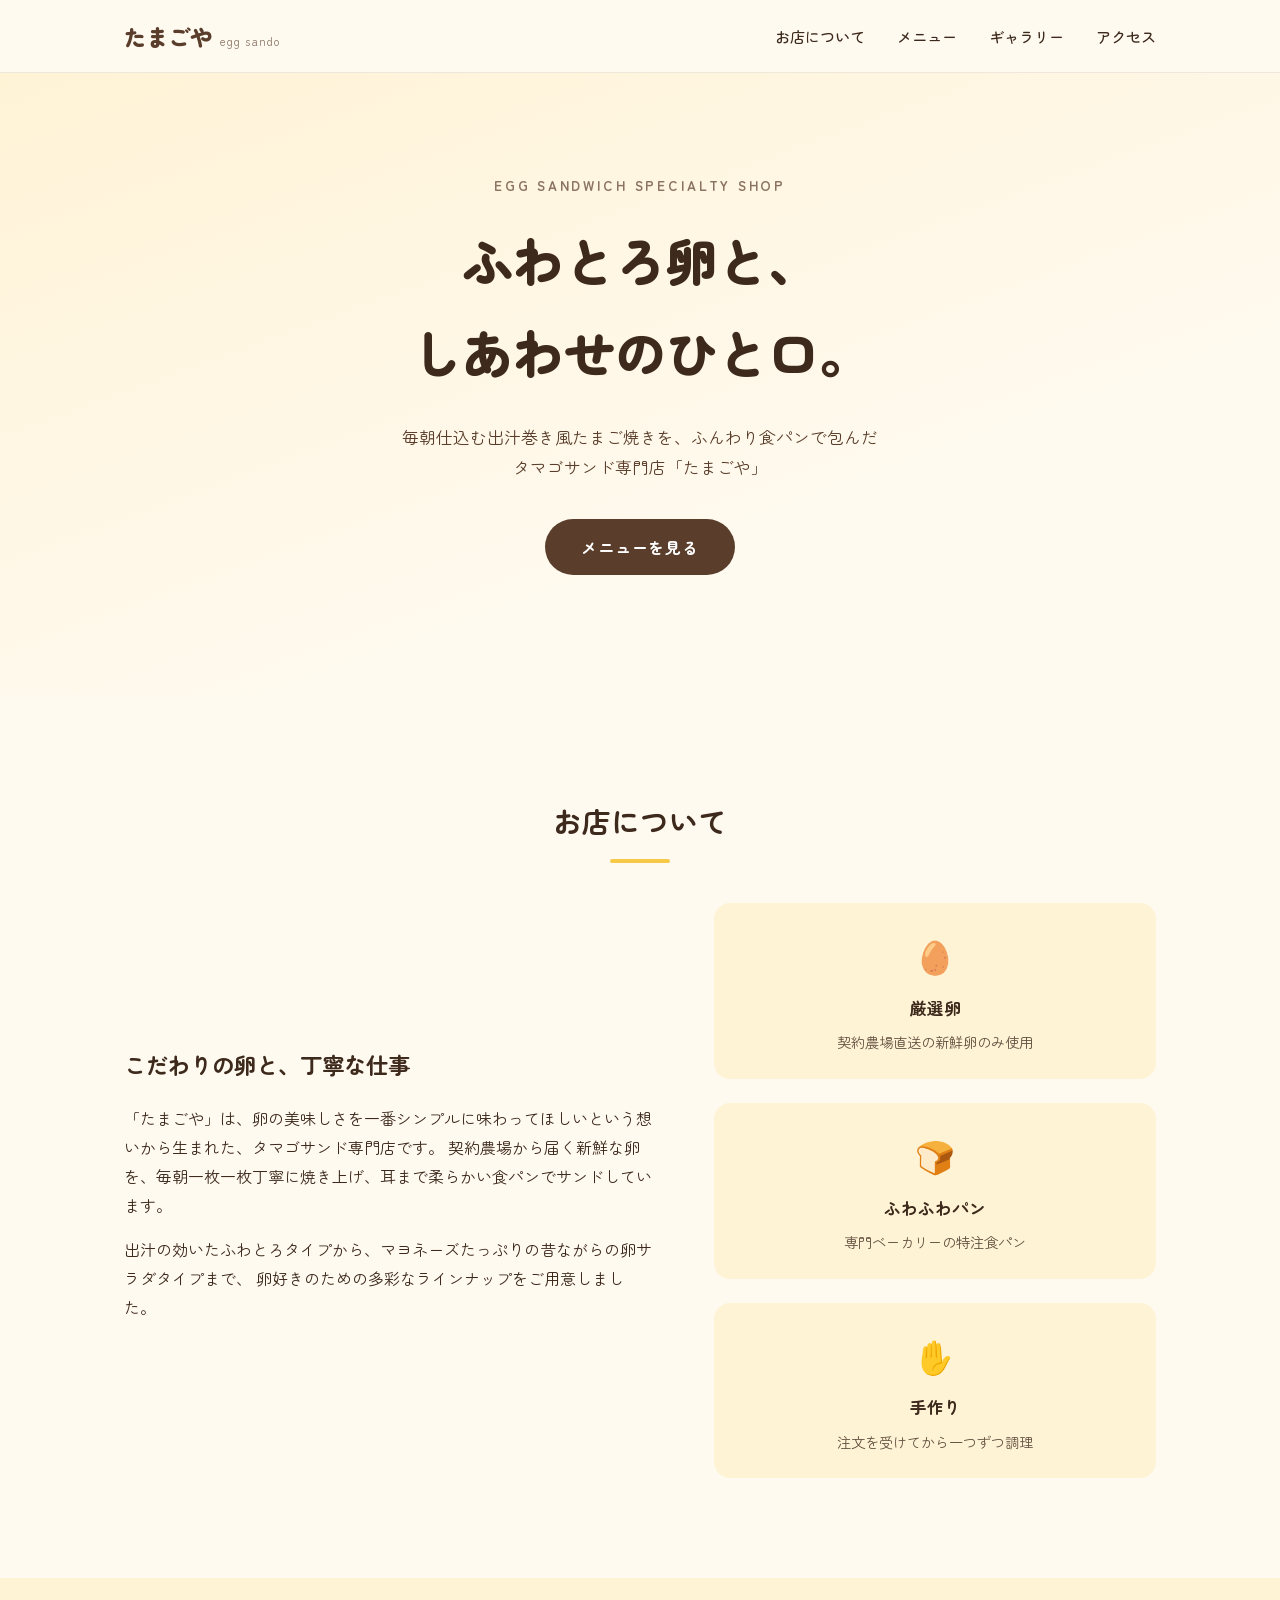
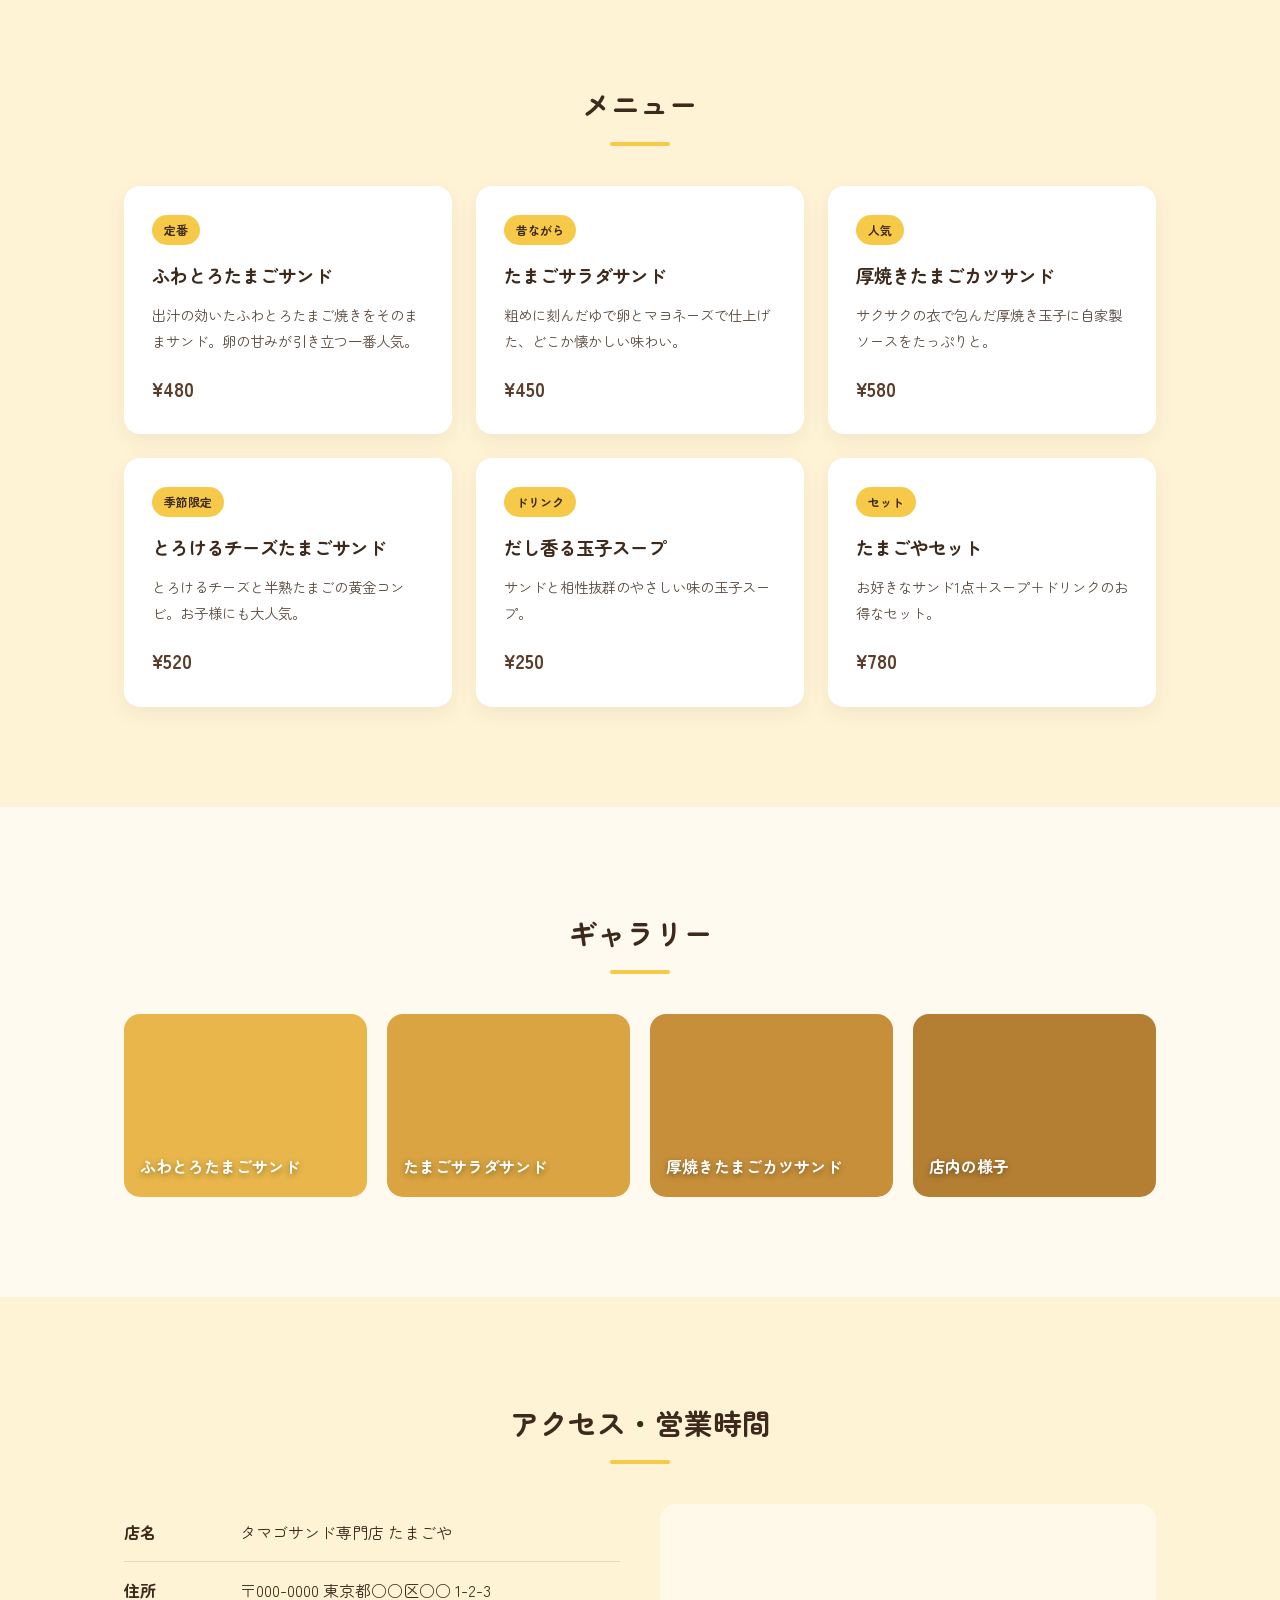
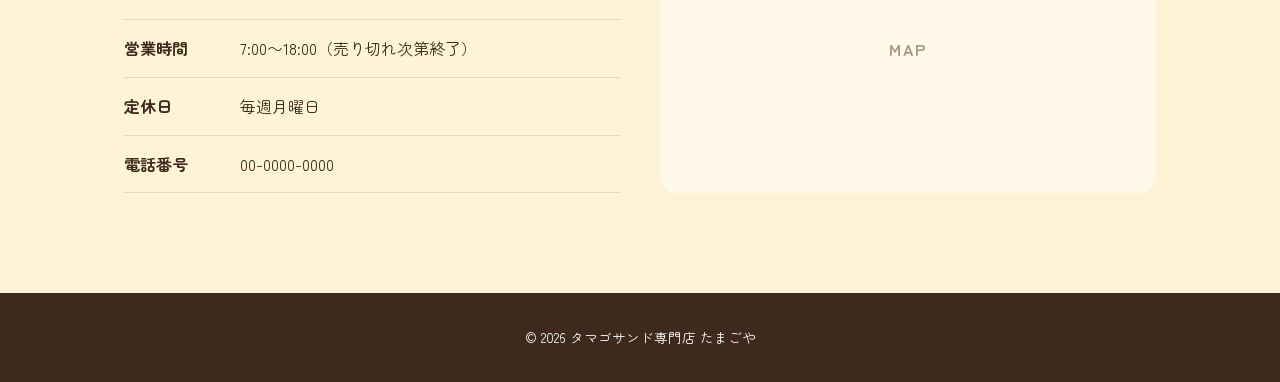
<file: index.html>
<!DOCTYPE html>
<html lang="ja">
<head>
<meta charset="UTF-8">
<meta name="viewport" content="width=device-width, initial-scale=1.0">
<title>タマゴサンド専門店 たまごや</title>
<meta name="description" content="ふわふわ卵とこだわりパンのタマゴサンド専門店「たまごや」の公式サイト">
<link rel="preconnect" href="https://fonts.googleapis.com">
<link rel="preconnect" href="https://fonts.gstatic.com" crossorigin>
<link href="https://fonts.googleapis.com/css2?family=Zen+Maru+Gothic:wght@400;500;700;900&display=swap" rel="stylesheet">
<link rel="stylesheet" href="style.css">
</head>
<body>

<header class="header">
  <div class="container header__inner">
    <a href="#top" class="logo">たまごや<span class="logo__sub">egg sando</span></a>
    <nav class="nav">
      <ul class="nav__list">
        <li><a href="#about">お店について</a></li>
        <li><a href="#menu">メニュー</a></li>
        <li><a href="#gallery">ギャラリー</a></li>
        <li><a href="#access">アクセス</a></li>
      </ul>
    </nav>
  </div>
</header>

<main id="top">

  <section class="hero">
    <div class="container hero__inner">
      <p class="hero__eyebrow">EGG SANDWICH SPECIALTY SHOP</p>
      <h1 class="hero__title">ふわとろ卵と、<br>しあわせのひと口。</h1>
      <p class="hero__text">毎朝仕込む出汁巻き風たまご焼きを、ふんわり食パンで包んだ<br>タマゴサンド専門店「たまごや」</p>
      <a href="#menu" class="btn">メニューを見る</a>
    </div>
  </section>

  <section id="about" class="about">
    <div class="container">
      <h2 class="section-title">お店について</h2>
      <div class="about__grid">
        <div class="about__text">
          <h3>こだわりの卵と、丁寧な仕事</h3>
          <p>
            「たまごや」は、卵の美味しさを一番シンプルに味わってほしいという想いから生まれた、タマゴサンド専門店です。
            契約農場から届く新鮮な卵を、毎朝一枚一枚丁寧に焼き上げ、耳まで柔らかい食パンでサンドしています。
          </p>
          <p>
            出汁の効いたふわとろタイプから、マヨネーズたっぷりの昔ながらの卵サラダタイプまで、
            卵好きのための多彩なラインナップをご用意しました。
          </p>
        </div>
        <div class="about__points">
          <div class="point">
            <span class="point__icon">🥚</span>
            <h4>厳選卵</h4>
            <p>契約農場直送の新鮮卵のみ使用</p>
          </div>
          <div class="point">
            <span class="point__icon">🍞</span>
            <h4>ふわふわパン</h4>
            <p>専門ベーカリーの特注食パン</p>
          </div>
          <div class="point">
            <span class="point__icon">✋</span>
            <h4>手作り</h4>
            <p>注文を受けてから一つずつ調理</p>
          </div>
        </div>
      </div>
    </div>
  </section>

  <section id="menu" class="menu">
    <div class="container">
      <h2 class="section-title">メニュー</h2>
      <div class="menu__grid">
        <article class="menu-card">
          <div class="menu-card__badge">定番</div>
          <h3>ふわとろたまごサンド</h3>
          <p class="menu-card__desc">出汁の効いたふわとろたまご焼きをそのままサンド。卵の甘みが引き立つ一番人気。</p>
          <p class="menu-card__price">¥480</p>
        </article>
        <article class="menu-card">
          <div class="menu-card__badge">昔ながら</div>
          <h3>たまごサラダサンド</h3>
          <p class="menu-card__desc">粗めに刻んだゆで卵とマヨネーズで仕上げた、どこか懐かしい味わい。</p>
          <p class="menu-card__price">¥450</p>
        </article>
        <article class="menu-card">
          <div class="menu-card__badge">人気</div>
          <h3>厚焼きたまごカツサンド</h3>
          <p class="menu-card__desc">サクサクの衣で包んだ厚焼き玉子に自家製ソースをたっぷりと。</p>
          <p class="menu-card__price">¥580</p>
        </article>
        <article class="menu-card">
          <div class="menu-card__badge">季節限定</div>
          <h3>とろけるチーズたまごサンド</h3>
          <p class="menu-card__desc">とろけるチーズと半熟たまごの黄金コンビ。お子様にも大人気。</p>
          <p class="menu-card__price">¥520</p>
        </article>
        <article class="menu-card">
          <div class="menu-card__badge">ドリンク</div>
          <h3>だし香る玉子スープ</h3>
          <p class="menu-card__desc">サンドと相性抜群のやさしい味の玉子スープ。</p>
          <p class="menu-card__price">¥250</p>
        </article>
        <article class="menu-card">
          <div class="menu-card__badge">セット</div>
          <h3>たまごやセット</h3>
          <p class="menu-card__desc">お好きなサンド1点＋スープ＋ドリンクのお得なセット。</p>
          <p class="menu-card__price">¥780</p>
        </article>
      </div>
    </div>
  </section>

  <section id="gallery" class="gallery">
    <div class="container">
      <h2 class="section-title">ギャラリー</h2>
      <div class="gallery__grid">
        <div class="gallery__item gallery__item--1">ふわとろたまごサンド</div>
        <div class="gallery__item gallery__item--2">たまごサラダサンド</div>
        <div class="gallery__item gallery__item--3">厚焼きたまごカツサンド</div>
        <div class="gallery__item gallery__item--4">店内の様子</div>
      </div>
    </div>
  </section>

  <section id="access" class="access">
    <div class="container access__inner">
      <h2 class="section-title">アクセス・営業時間</h2>
      <div class="access__grid">
        <dl class="info-list">
          <div class="info-list__row">
            <dt>店名</dt>
            <dd>タマゴサンド専門店 たまごや</dd>
          </div>
          <div class="info-list__row">
            <dt>住所</dt>
            <dd>〒000-0000 東京都○○区○○ 1-2-3</dd>
          </div>
          <div class="info-list__row">
            <dt>営業時間</dt>
            <dd>7:00〜18:00（売り切れ次第終了）</dd>
          </div>
          <div class="info-list__row">
            <dt>定休日</dt>
            <dd>毎週月曜日</dd>
          </div>
          <div class="info-list__row">
            <dt>電話番号</dt>
            <dd>00-0000-0000</dd>
          </div>
        </dl>
        <div class="map-placeholder">MAP</div>
      </div>
    </div>
  </section>

</main>

<footer class="footer">
  <div class="container">
    <p>&copy; 2026 タマゴサンド専門店 たまごや</p>
  </div>
</footer>

</body>
</html>
</file>
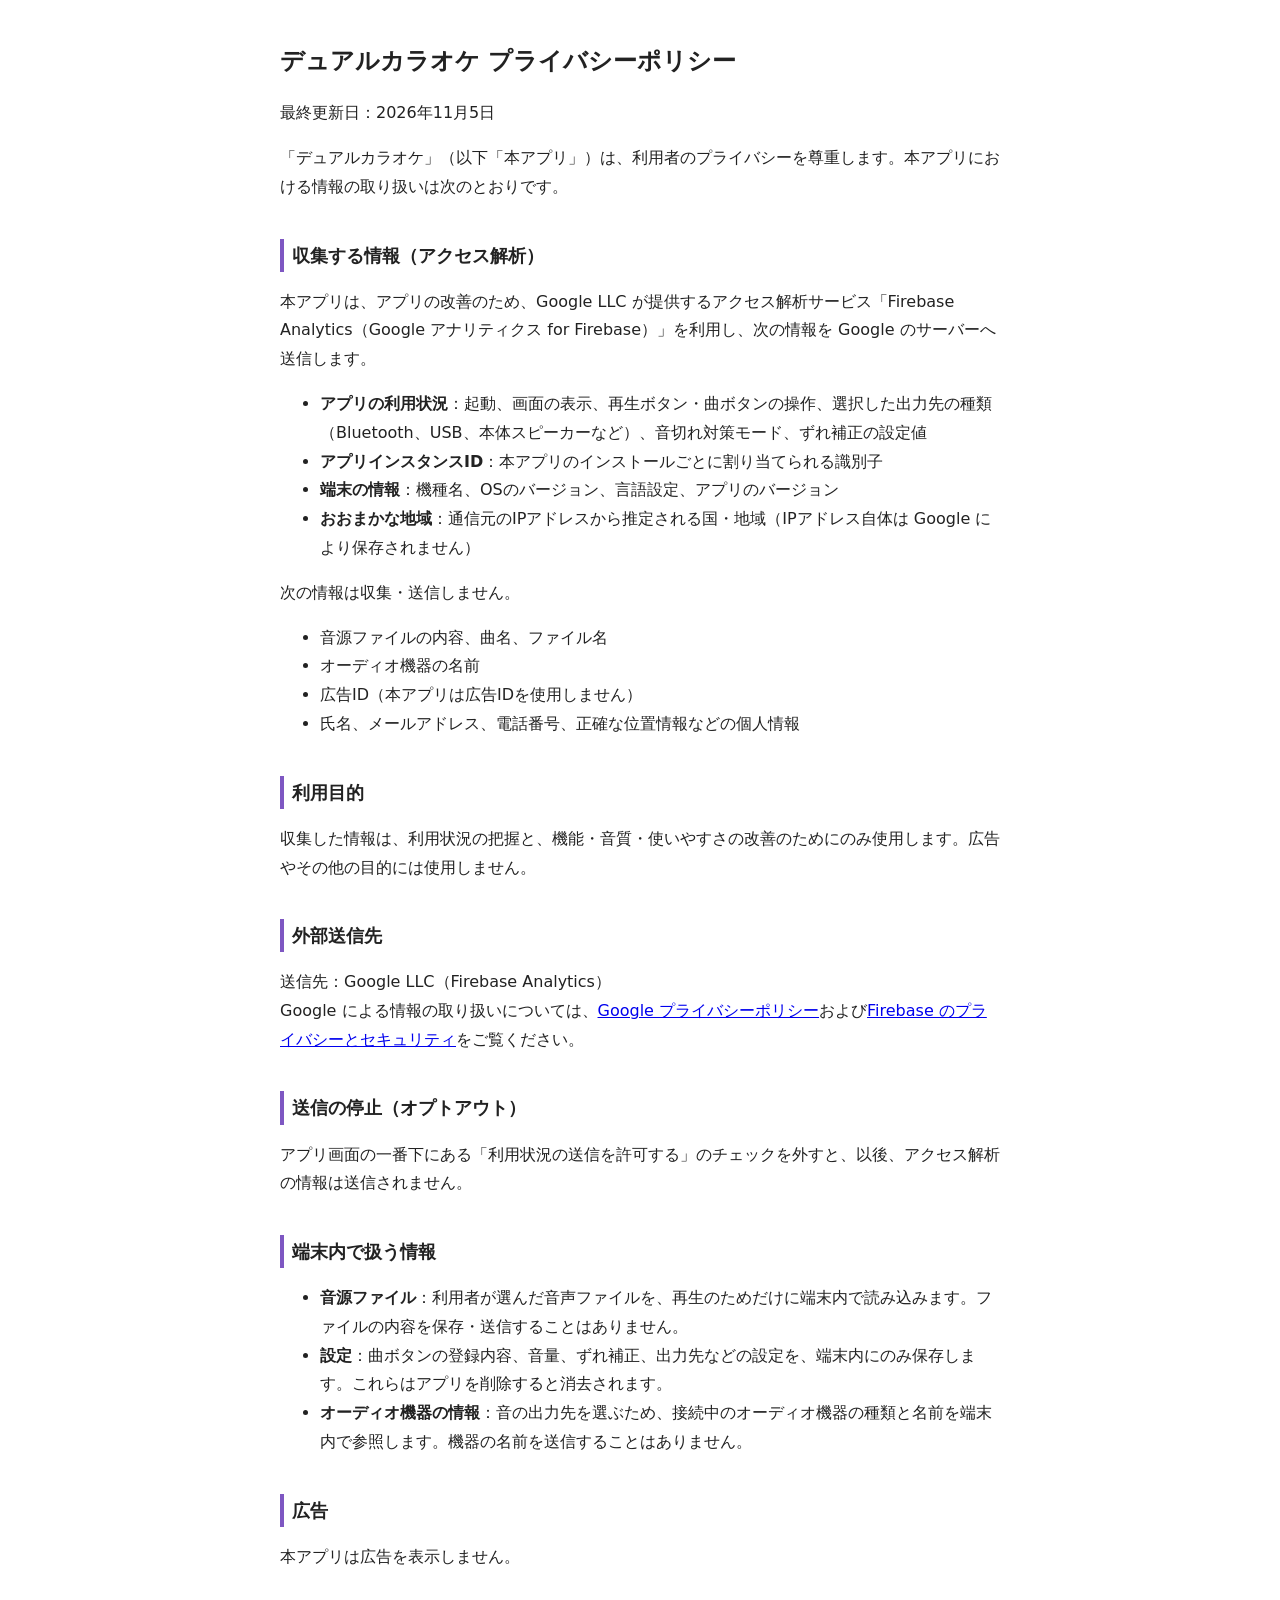
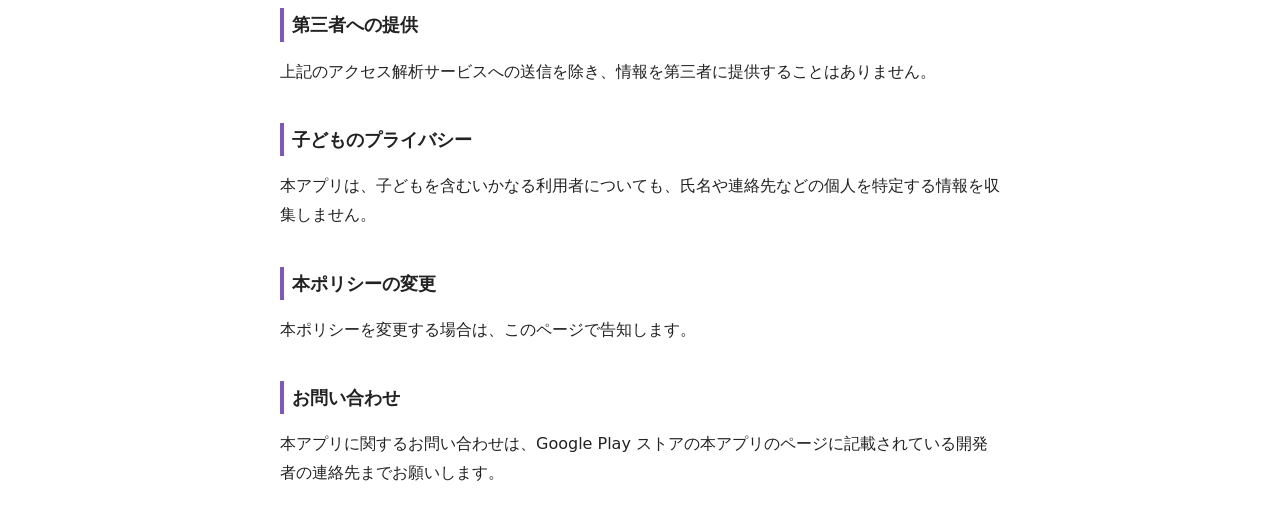
<file: dualkaraoke/privacy.html>
<!doctype html>
<html lang="ja">
<head>
<meta charset="utf-8">
<meta name="viewport" content="width=device-width, initial-scale=1">
<title>デュアルカラオケ プライバシーポリシー</title>
<style>
  body { font-family: system-ui, -apple-system, "Hiragino Sans", "Noto Sans JP", sans-serif; line-height: 1.8; max-width: 720px; margin: 0 auto; padding: 24px 16px; color: #222; background: #fff; }
  h1 { font-size: 1.5rem; }
  h2 { font-size: 1.15rem; margin-top: 2em; border-left: 4px solid #7E57C2; padding-left: 8px; }
  @media (prefers-color-scheme: dark) { body { color: #eee; background: #121212; } }
</style>
</head>
<body>
<h1>デュアルカラオケ プライバシーポリシー</h1>
<p>最終更新日：2026年11月5日</p>

<p>「デュアルカラオケ」（以下「本アプリ」）は、利用者のプライバシーを尊重します。本アプリにおける情報の取り扱いは次のとおりです。</p>

<h2>収集する情報（アクセス解析）</h2>
<p>本アプリは、アプリの改善のため、Google LLC が提供するアクセス解析サービス「Firebase Analytics（Google アナリティクス for Firebase）」を利用し、次の情報を Google のサーバーへ送信します。</p>
<ul>
  <li><strong>アプリの利用状況</strong>：起動、画面の表示、再生ボタン・曲ボタンの操作、選択した出力先の種類（Bluetooth、USB、本体スピーカーなど）、音切れ対策モード、ずれ補正の設定値</li>
  <li><strong>アプリインスタンスID</strong>：本アプリのインストールごとに割り当てられる識別子</li>
  <li><strong>端末の情報</strong>：機種名、OSのバージョン、言語設定、アプリのバージョン</li>
  <li><strong>おおまかな地域</strong>：通信元のIPアドレスから推定される国・地域（IPアドレス自体は Google により保存されません）</li>
</ul>
<p>次の情報は収集・送信しません。</p>
<ul>
  <li>音源ファイルの内容、曲名、ファイル名</li>
  <li>オーディオ機器の名前</li>
  <li>広告ID（本アプリは広告IDを使用しません）</li>
  <li>氏名、メールアドレス、電話番号、正確な位置情報などの個人情報</li>
</ul>

<h2>利用目的</h2>
<p>収集した情報は、利用状況の把握と、機能・音質・使いやすさの改善のためにのみ使用します。広告やその他の目的には使用しません。</p>

<h2>外部送信先</h2>
<p>送信先：Google LLC（Firebase Analytics）<br>
Google による情報の取り扱いについては、<a href="https://policies.google.com/privacy?hl=ja">Google プライバシーポリシー</a>および<a href="https://firebase.google.com/support/privacy?hl=ja">Firebase のプライバシーとセキュリティ</a>をご覧ください。</p>

<h2>送信の停止（オプトアウト）</h2>
<p>アプリ画面の一番下にある「利用状況の送信を許可する」のチェックを外すと、以後、アクセス解析の情報は送信されません。</p>

<h2>端末内で扱う情報</h2>
<ul>
  <li><strong>音源ファイル</strong>：利用者が選んだ音声ファイルを、再生のためだけに端末内で読み込みます。ファイルの内容を保存・送信することはありません。</li>
  <li><strong>設定</strong>：曲ボタンの登録内容、音量、ずれ補正、出力先などの設定を、端末内にのみ保存します。これらはアプリを削除すると消去されます。</li>
  <li><strong>オーディオ機器の情報</strong>：音の出力先を選ぶため、接続中のオーディオ機器の種類と名前を端末内で参照します。機器の名前を送信することはありません。</li>
</ul>

<h2>広告</h2>
<p>本アプリは広告を表示しません。</p>

<h2>第三者への提供</h2>
<p>上記のアクセス解析サービスへの送信を除き、情報を第三者に提供することはありません。</p>

<h2>子どものプライバシー</h2>
<p>本アプリは、子どもを含むいかなる利用者についても、氏名や連絡先などの個人を特定する情報を収集しません。</p>

<h2>本ポリシーの変更</h2>
<p>本ポリシーを変更する場合は、このページで告知します。</p>

<h2>お問い合わせ</h2>
<p>本アプリに関するお問い合わせは、Google Play ストアの本アプリのページに記載されている開発者の連絡先までお願いします。</p>
</body>
</html>
</file>
<file: style.css>
:root {
  --color-egg: #f7c948;
  --color-egg-light: #fff3d6;
  --color-cream: #fffaf0;
  --color-brown: #5a3e2b;
  --color-brown-dark: #3d2a1c;
  --color-text: #3d2a1c;
  --max-width: 1080px;
  --radius: 16px;
  font-size: 16px;
}

* {
  margin: 0;
  padding: 0;
  box-sizing: border-box;
}

body {
  font-family: "Zen Maru Gothic", "Hiragino Maru Gothic ProN", "Hiragino Kaku Gothic ProN", sans-serif;
  color: var(--color-text);
  background-color: var(--color-cream);
  line-height: 1.8;
}

img {
  max-width: 100%;
  display: block;
}

a {
  color: inherit;
  text-decoration: none;
}

ul {
  list-style: none;
}

.container {
  max-width: var(--max-width);
  margin: 0 auto;
  padding: 0 24px;
}

.section-title {
  font-size: 1.8rem;
  font-weight: 700;
  text-align: center;
  margin-bottom: 40px;
  position: relative;
  padding-bottom: 16px;
}

.section-title::after {
  content: "";
  position: absolute;
  bottom: 0;
  left: 50%;
  transform: translateX(-50%);
  width: 60px;
  height: 4px;
  background-color: var(--color-egg);
  border-radius: 2px;
}

.btn {
  display: inline-block;
  background-color: var(--color-brown);
  color: #fff;
  padding: 14px 36px;
  border-radius: 999px;
  font-weight: 700;
  letter-spacing: 0.05em;
  transition: background-color 0.2s ease, transform 0.2s ease;
}

.btn:hover {
  background-color: var(--color-brown-dark);
  transform: translateY(-2px);
}

/* Header */
.header {
  position: sticky;
  top: 0;
  z-index: 100;
  background-color: rgba(255, 250, 240, 0.92);
  backdrop-filter: blur(6px);
  border-bottom: 1px solid rgba(90, 62, 43, 0.1);
}

.header__inner {
  display: flex;
  align-items: center;
  justify-content: space-between;
  padding-top: 16px;
  padding-bottom: 16px;
}

.logo {
  font-size: 1.4rem;
  font-weight: 900;
  color: var(--color-brown);
  display: flex;
  align-items: baseline;
  gap: 8px;
}

.logo__sub {
  font-size: 0.7rem;
  font-weight: 400;
  letter-spacing: 0.1em;
  color: var(--color-brown);
  opacity: 0.7;
}

.nav__list {
  display: flex;
  gap: 32px;
}

.nav__list a {
  font-weight: 500;
  font-size: 0.95rem;
  transition: color 0.2s ease;
}

.nav__list a:hover {
  color: var(--color-egg);
}

/* Hero */
.hero {
  background: linear-gradient(160deg, var(--color-egg-light) 0%, var(--color-cream) 70%);
  padding: 100px 0 120px;
  text-align: center;
}

.hero__eyebrow {
  font-size: 0.85rem;
  letter-spacing: 0.2em;
  font-weight: 700;
  color: var(--color-brown);
  opacity: 0.7;
  margin-bottom: 16px;
}

.hero__title {
  font-size: clamp(2rem, 5vw, 3.2rem);
  font-weight: 900;
  color: var(--color-brown-dark);
  margin-bottom: 24px;
}

.hero__text {
  font-size: 1.05rem;
  margin-bottom: 36px;
  color: var(--color-brown);
}

/* About */
.about {
  padding: 100px 0;
}

.about__grid {
  display: grid;
  grid-template-columns: 1.2fr 1fr;
  gap: 60px;
  align-items: center;
}

.about__text h3 {
  font-size: 1.4rem;
  margin-bottom: 20px;
  color: var(--color-brown-dark);
}

.about__text p {
  margin-bottom: 16px;
}

.about__points {
  display: flex;
  flex-direction: column;
  gap: 24px;
}

.point {
  background-color: var(--color-egg-light);
  border-radius: var(--radius);
  padding: 24px;
  text-align: center;
}

.point__icon {
  font-size: 2rem;
  display: block;
  margin-bottom: 8px;
}

.point h4 {
  font-size: 1.05rem;
  margin-bottom: 6px;
  color: var(--color-brown-dark);
}

.point p {
  font-size: 0.9rem;
  opacity: 0.8;
}

/* Menu */
.menu {
  padding: 100px 0;
  background-color: var(--color-egg-light);
}

.menu__grid {
  display: grid;
  grid-template-columns: repeat(auto-fit, minmax(260px, 1fr));
  gap: 24px;
}

.menu-card {
  background-color: #fff;
  border-radius: var(--radius);
  padding: 28px;
  box-shadow: 0 6px 20px rgba(90, 62, 43, 0.08);
  position: relative;
  transition: transform 0.2s ease, box-shadow 0.2s ease;
}

.menu-card:hover {
  transform: translateY(-4px);
  box-shadow: 0 10px 28px rgba(90, 62, 43, 0.14);
}

.menu-card__badge {
  display: inline-block;
  background-color: var(--color-egg);
  color: var(--color-brown-dark);
  font-size: 0.75rem;
  font-weight: 700;
  padding: 4px 12px;
  border-radius: 999px;
  margin-bottom: 14px;
}

.menu-card h3 {
  font-size: 1.15rem;
  margin-bottom: 10px;
  color: var(--color-brown-dark);
}

.menu-card__desc {
  font-size: 0.9rem;
  margin-bottom: 18px;
  opacity: 0.85;
}

.menu-card__price {
  font-size: 1.2rem;
  font-weight: 700;
  color: var(--color-brown);
}

/* Gallery */
.gallery {
  padding: 100px 0;
}

.gallery__grid {
  display: grid;
  grid-template-columns: repeat(auto-fit, minmax(220px, 1fr));
  gap: 20px;
}

.gallery__item {
  aspect-ratio: 4 / 3;
  border-radius: var(--radius);
  display: flex;
  align-items: flex-end;
  padding: 16px;
  color: #fff;
  font-weight: 700;
  background-size: cover;
  background-position: center;
  text-shadow: 0 2px 6px rgba(0, 0, 0, 0.4);
}

.gallery__item--1 { background-color: #e8b64a; }
.gallery__item--2 { background-color: #d9a441; }
.gallery__item--3 { background-color: #c78f3a; }
.gallery__item--4 { background-color: #b57f33; }

/* Access */
.access {
  padding: 100px 0;
  background-color: var(--color-egg-light);
}

.access__grid {
  display: grid;
  grid-template-columns: 1fr 1fr;
  gap: 40px;
  align-items: start;
}

.info-list__row {
  display: grid;
  grid-template-columns: 100px 1fr;
  gap: 16px;
  padding: 14px 0;
  border-bottom: 1px solid rgba(90, 62, 43, 0.15);
}

.info-list__row dt {
  font-weight: 700;
  color: var(--color-brown-dark);
}

.map-placeholder {
  background-color: #fff;
  border-radius: var(--radius);
  height: 100%;
  min-height: 240px;
  display: flex;
  align-items: center;
  justify-content: center;
  font-weight: 700;
  color: var(--color-brown);
  opacity: 0.5;
  letter-spacing: 0.1em;
}

/* Footer */
.footer {
  background-color: var(--color-brown-dark);
  color: #fff;
  text-align: center;
  padding: 32px 0;
  font-size: 0.85rem;
}

/* Responsive */
@media (max-width: 768px) {
  .header__inner {
    flex-direction: column;
    gap: 12px;
  }

  .nav__list {
    gap: 20px;
    flex-wrap: wrap;
    justify-content: center;
  }

  .about__grid,
  .access__grid {
    grid-template-columns: 1fr;
  }

  .hero {
    padding: 72px 0 80px;
  }

  .about,
  .menu,
  .gallery,
  .access {
    padding: 64px 0;
  }
}
</file>
